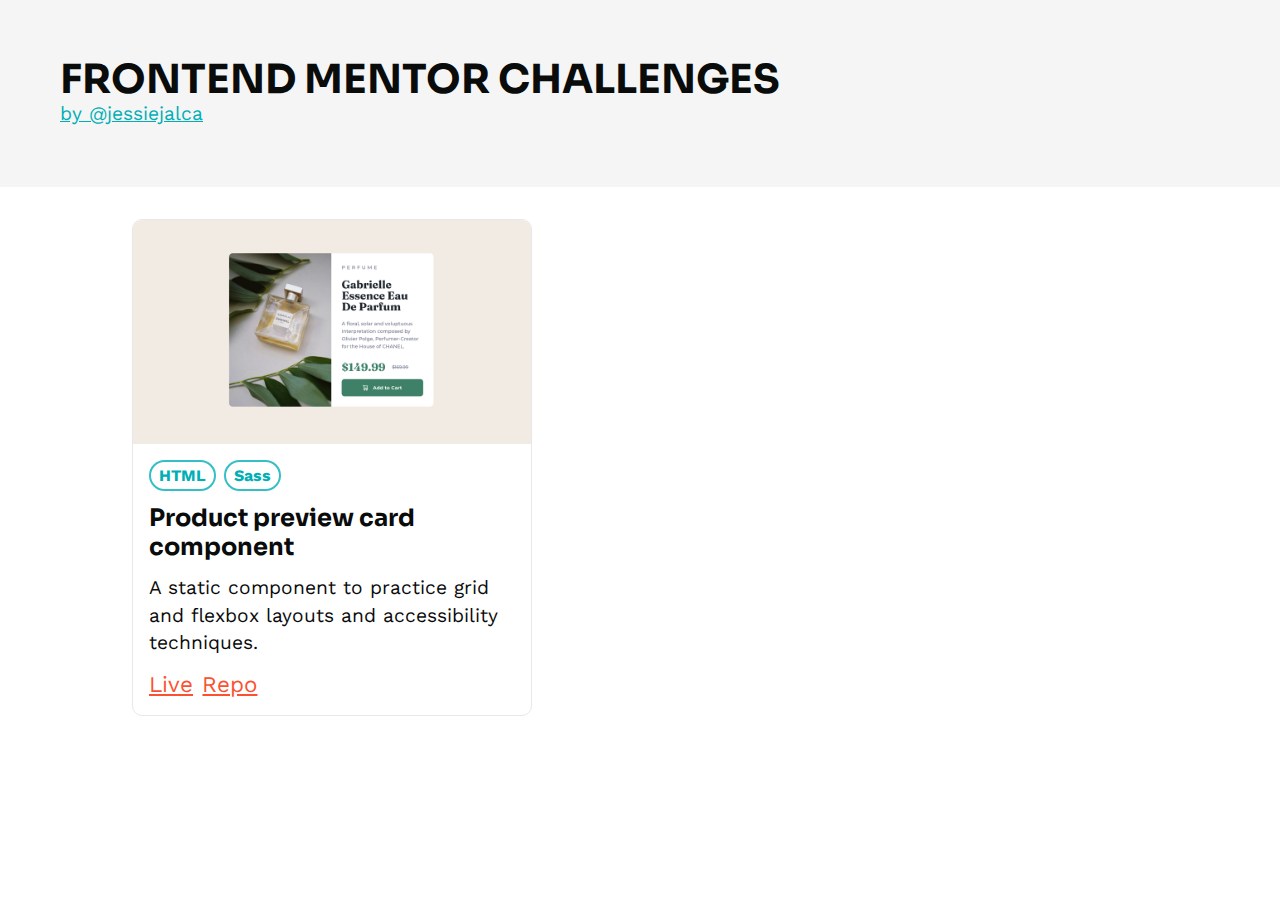
<file: index.html>
<!DOCTYPE html>
<html lang="en">
  <head>
    <!-- Display info -->
    <meta charset="UTF-8" />
    <meta http-equiv="X-UA-Compatible" content="IE=edge" />
    <meta name="viewport" content="width=device-width, initial-scale=1.0" />
    <!-- Load font families -->
    <link rel="preconnect" href="https://fonts.googleapis.com" />
    <link rel="preconnect" href="https://fonts.gstatic.com" crossorigin />
    <!-- Link stylesheets -->
    <link
      href="https://fonts.googleapis.com/css2?family=Sora:wght@800&family=Work+Sans:wght@400;700&display=swap"
      rel="stylesheet"
    />
    <link rel="stylesheet" href="styles/main.css" />
    <title>Frontend Mentor Challenges</title>
  </head>
  <body>
    <main>
      <header>
        <h1>Frontend Mentor Challenges</h1>
        <p class="subhead">
          <a href="https://github.com/jessiejalca" target="_blank"
            >by @jessiejalca</a
          >
        </p>
      </header>
      <div class="solutions-grid">
        <article class="solution-card">
          <div class="card-image">
            <a
              href="challenges/product-preview-card-component-main/index.html"
              target="_blank"
            >
              <img
                src="images/product-preview-card-component.jpg"
                alt="Product preview card component solution"
              />
            </a>
          </div>
          <div class="card-text">
            <ul class="tags">
              <li>HTML</li>
              <li>Sass</li>
            </ul>
            <h2>Product preview card component</h2>
            <p>
              A static component to practice grid and flexbox layouts and
              accessibility techniques.
            </p>
            <div class="links">
              <a
                class="live"
                href="challenges/product-preview-card-component-main/index.html"
                target="_blank"
                >Live</a
              >
              <a
                class="repo"
                href="https://github.com/jessiejalca/frontend-mentor-challenges/tree/main/challenges/product-preview-card-component-main"
                target="_blank"
                >Repo</a
              >
            </div>
          </div>
        </article>
      </div>
    </main>
  </body>
</html>
</file>
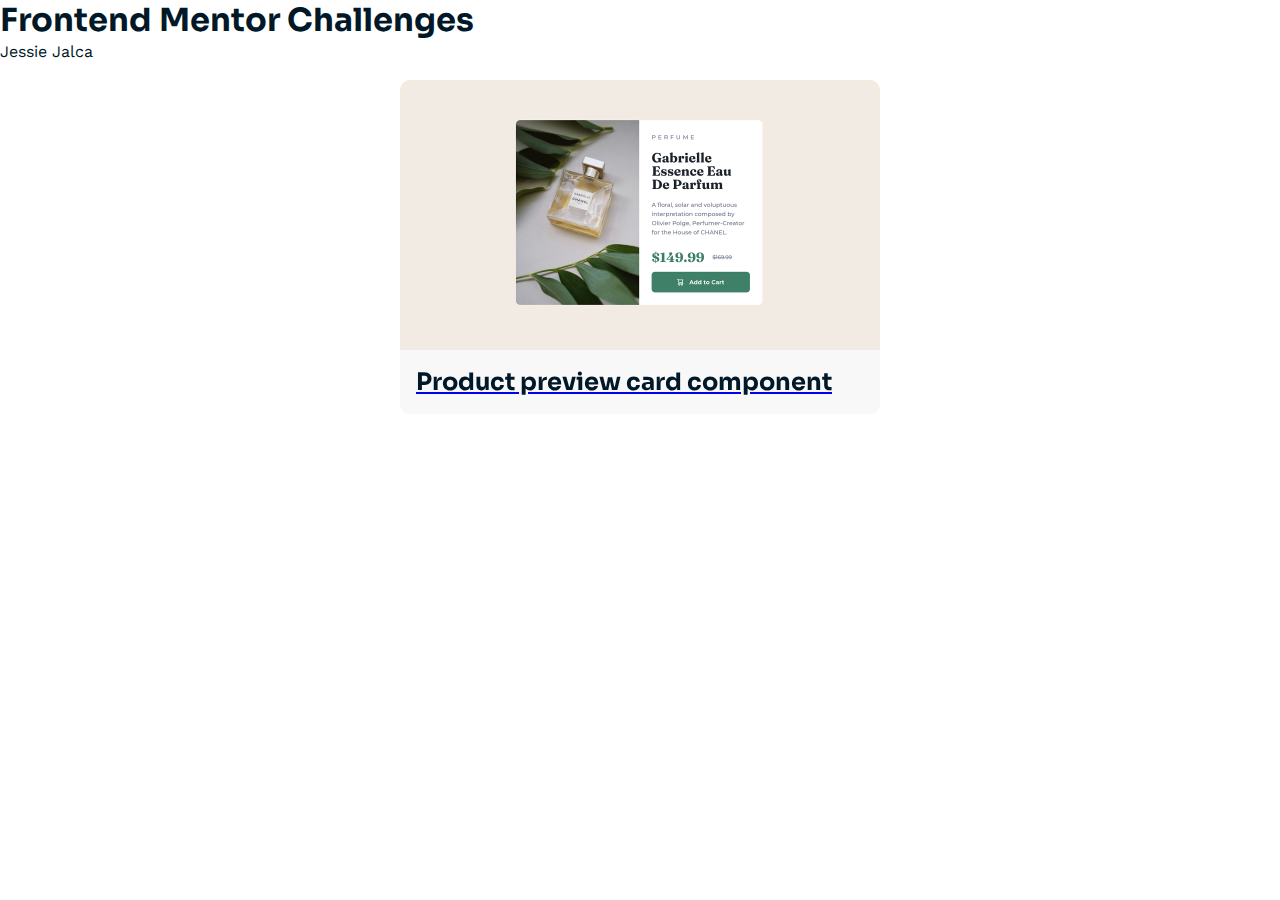
<file: hub/index.html>
<!DOCTYPE html>
<html lang="en">
  <head>
    <!-- Display info -->
    <meta charset="UTF-8" />
    <meta http-equiv="X-UA-Compatible" content="IE=edge" />
    <meta name="viewport" content="width=device-width, initial-scale=1.0" />
    <!-- Load font families -->
    <link rel="preconnect" href="https://fonts.googleapis.com" />
    <link rel="preconnect" href="https://fonts.gstatic.com" crossorigin />
    <!-- Link stylesheets -->
    <link
      href="https://fonts.googleapis.com/css2?family=Sora:wght@700&family=Work+Sans:wght@400;700&display=swap"
      rel="stylesheet"
    />
    <link rel="stylesheet" href="styles/main.css" />
    <title>Frontend Mentor Challenges</title>
  </head>
  <body>
    <header>
      <h1>Frontend Mentor Challenges</h1>
      <p class="subhead">Jessie Jalca</p>
    </header>
    <article class="solutions-grid">
      <a
        class="solution-card"
        href="../product-preview-card-component-main/index.html"
      >
        <img
          src="images/product-preview-card-component.jpg"
          alt="Product preview card component solution"
        />
        <section>
          <h2>Product preview card component</h2>
        </section>
      </a>
    </article>
  </body>
</html>
</file>
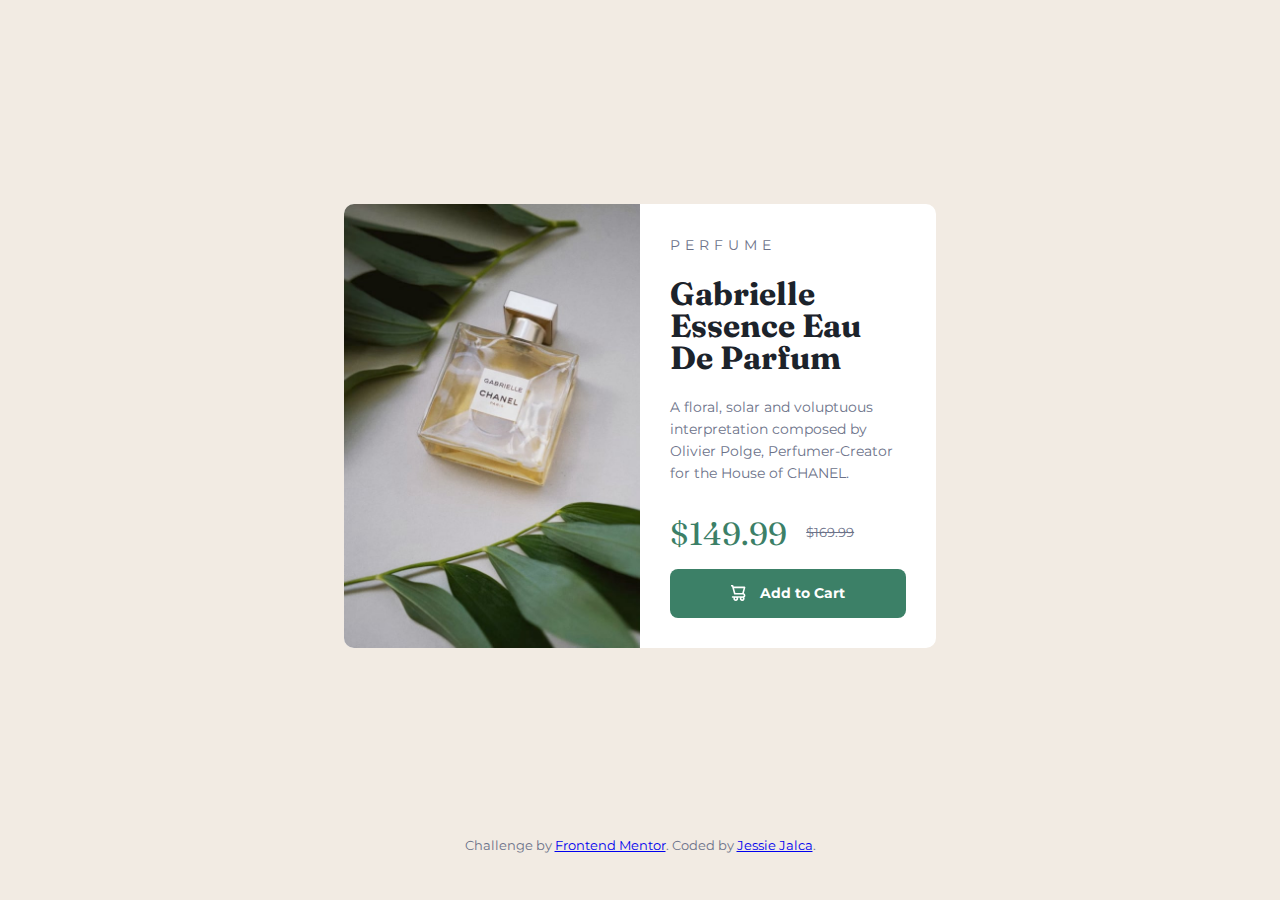
<file: product-preview-card-component-main/index.html>
<!DOCTYPE html>
<html lang="en">
  <head>
    <!-- displays site properly based on user's device -->
    <meta charset="UTF-8" />
    <meta name="viewport" content="width=device-width, initial-scale=1.0" />

    <link
      rel="icon"
      type="image/png"
      sizes="32x32"
      href="./images/favicon-32x32.png"
    />

    <!-- link Google Fonts API -->
    <link rel="preconnect" href="https://fonts.googleapis.com" />
    <link rel="preconnect" href="https://fonts.gstatic.com" crossorigin />
    <link
      href="https://fonts.googleapis.com/css2?family=Fraunces:opsz,wght@9..144,700&family=Montserrat:wght@500;700&display=swap"
      rel="stylesheet"
    />

    <!-- link stylesheet -->
    <link rel="stylesheet" href="styles/main.css" />

    <title>Frontend Mentor | Product preview card component</title>
  </head>
  <body>
    <article class="component">
      <picture>
        <source
          media="(min-width: 720px)"
          srcset="images/image-product-desktop.jpg"
        />
        <img
          src="images/image-product-mobile.jpg"
          alt="Gabrielle Essence Eau De Parfum on a white table with leaves around it"
        />
      </picture>
      <section>
        <p class="subhead">Perfume</p>
        <h2>Gabrielle Essence Eau De Parfum</h2>
        <p class="description">
          A floral, solar and voluptuous interpretation composed by Olivier
          Polge, Perfumer-Creator for the House of CHANEL.
        </p>
        <p class="price">$149.99 <s>$169.99</s></p>
        <button type="button">
          <img src="images/icon-cart.svg" alt="Cart icon" />Add to Cart
        </button>
      </section>
    </article>

    <div class="attribution">
      Challenge by
      <a href="https://www.frontendmentor.io?ref=challenge" target="_blank"
        >Frontend Mentor</a
      >. Coded by
      <a href="https://github.com/jessiejalca" target="_blank">Jessie Jalca</a>.
    </div>
  </body>
</html>
</file>
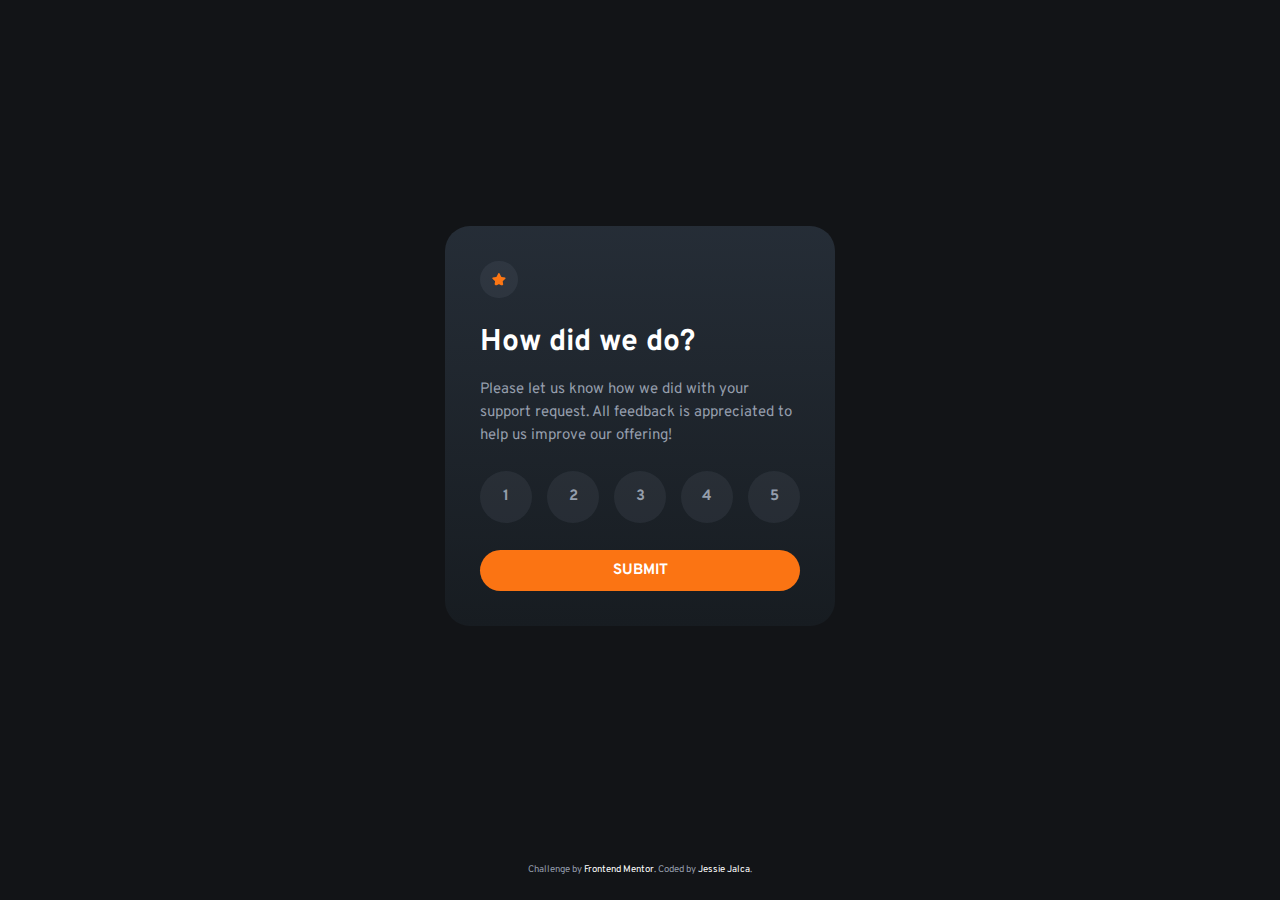
<file: challenges/interactive-rating-component-main/index.html>
<!DOCTYPE html>
<html lang="en">
  <head>
    <meta charset="UTF-8" />
    <meta name="viewport" content="width=device-width, initial-scale=1.0" />
    <link rel="preconnect" href="https://fonts.googleapis.com" />
    <link rel="preconnect" href="https://fonts.gstatic.com" crossorigin />
    <link
      href="https://fonts.googleapis.com/css2?family=Overpass:wght@400;700&display=swap"
      rel="stylesheet" />
    <link rel="stylesheet" href="./styles/main.css" />
    <link
      rel="icon"
      type="image/png"
      sizes="32x32"
      href="./images/favicon-32x32.png" />
    <title>Interactive rating component</title>
  </head>
  <body>
    <main id="rating-component">
      <img class="small-img" src="./images/icon-star.svg" alt="rating star" />
      <h1>How did we do?</h1>
      <p>
        Please let us know how we did with your support request. All feedback is
        appreciated to help us improve our offering!
      </p>
      <form id="rating-form" action="/rating" method="post">
        <fieldset>
          <legend>How did we do?</legend>
          <label><input type="radio" name="rating" value="1" />1</label>
          <label><input type="radio" name="rating" value="2" />2</label>
          <label><input type="radio" name="rating" value="3" />3</label>
          <label><input type="radio" name="rating" value="4" />4</label>
          <label><input type="radio" name="rating" value="5" />5</label>
        </fieldset>
        <button id="submit" type="submit">Submit</button>
      </form>
    </main>
    <footer>
      <div class="attribution">
        <p>
          Challenge by
          <a href="https://www.frontendmentor.io?ref=challenge" target="_blank"
            >Frontend Mentor</a
          >. Coded by <a href="https://github.com/jessiejalca">Jessie Jalca</a>.
        </p>
      </div>
    </footer>
    <script src="scripts/index.js"></script>
  </body>
</html>
</file>
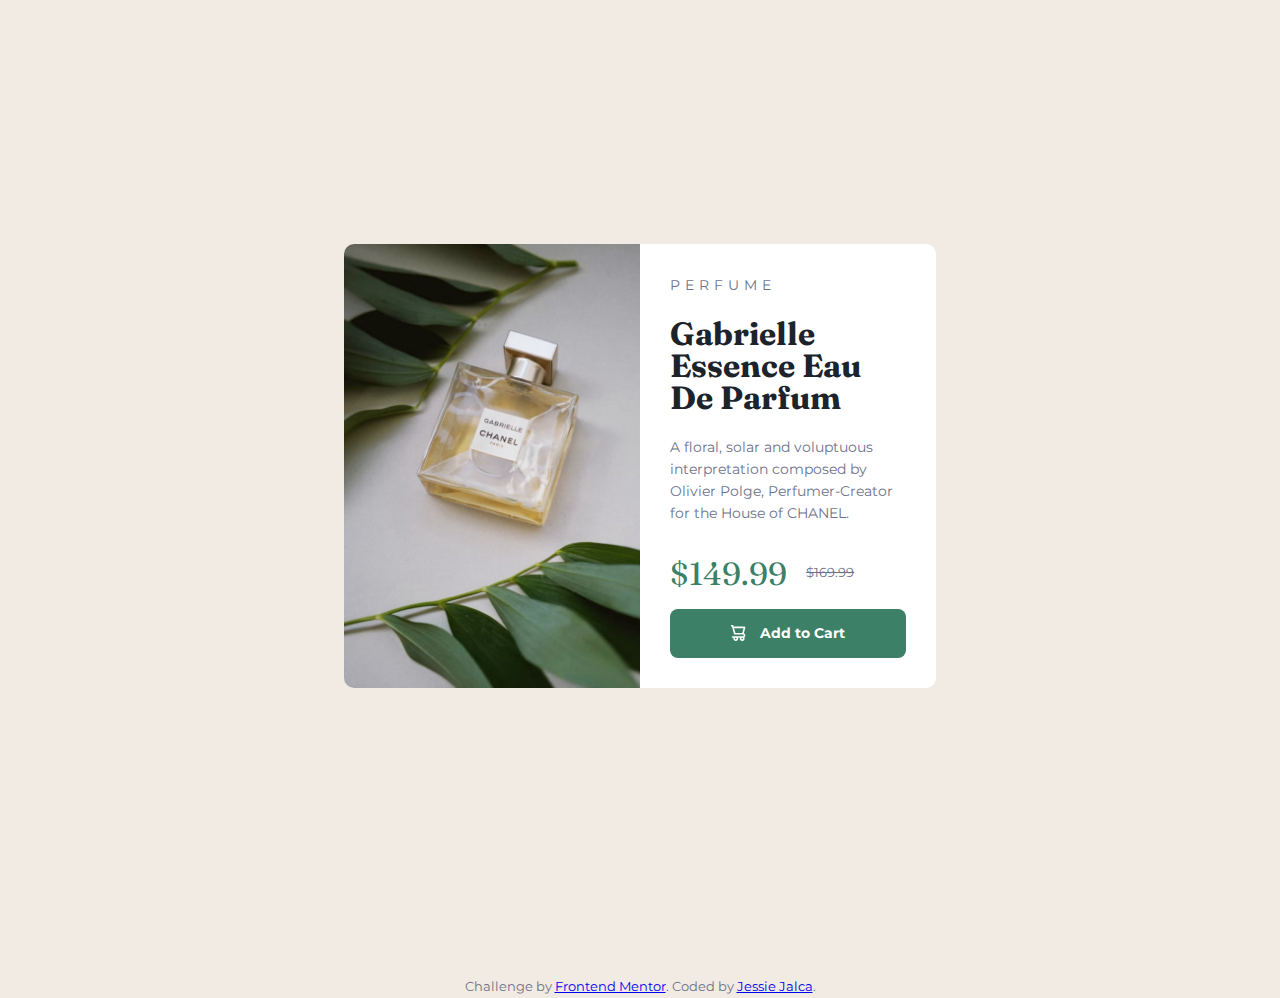
<file: challenges/product-preview-card-component-main/index.html>
<!DOCTYPE html>
<html lang="en">
  <head>
    <!-- displays site properly based on user's device -->
    <meta charset="UTF-8" />
    <meta name="viewport" content="width=device-width, initial-scale=1.0" />
    <link
      rel="icon"
      type="image/png"
      sizes="32x32"
      href="./images/favicon-32x32.png"
    />
    <!-- link Google Fonts API -->
    <link rel="preconnect" href="https://fonts.googleapis.com" />
    <link rel="preconnect" href="https://fonts.gstatic.com" crossorigin />
    <link
      href="https://fonts.googleapis.com/css2?family=Fraunces:opsz,wght@9..144,700&family=Montserrat:wght@500;700&display=swap"
      rel="stylesheet"
    />
    <!-- link stylesheet -->
    <link rel="stylesheet" href="styles/main.css" />
    <title>Frontend Mentor | Product preview card component</title>
  </head>
  <body>
    <main>
      <article class="component">
        <picture>
          <source
            media="(min-width: 720px)"
            srcset="images/image-product-desktop.jpg"
          />
          <img
            src="images/image-product-mobile.jpg"
            alt="Gabrielle Essence Eau De Parfum on a white table with leaves around it"
          />
        </picture>
        <div>
          <p class="subhead">Perfume</p>
          <h2>Gabrielle Essence Eau De Parfum</h2>
          <p class="description">
            A floral, solar and voluptuous interpretation composed by Olivier
            Polge, Perfumer-Creator for the House of CHANEL.
          </p>
          <p class="price">
            $149.99
            <del
              ><span class="sr-only">The previous price was</span>$169.99</del
            >
          </p>
          <button type="button">
            <img src="images/icon-cart.svg" alt="Cart icon" />Add to Cart
          </button>
        </div>
      </article>
    </main>
    <footer class="attribution">
      Challenge by
      <a href="https://www.frontendmentor.io?ref=challenge" target="_blank"
        >Frontend Mentor</a
      >. Coded by
      <a href="https://github.com/jessiejalca" target="_blank">Jessie Jalca</a>.
    </footer>
  </body>
</html>
</file>
<file: styles/main.css>
/*
  Josh's Custom CSS Reset
  https://www.joshwcomeau.com/css/custom-css-reset/
*/
*,
*::before,
*::after {
  box-sizing: border-box;
}

* {
  margin: 0;
  line-height: calc(1em + 0.5rem);
}

html,
body {
  height: 100%;
}

body {
  -webkit-font-smoothing: antialiased;
}

img,
picture,
video,
canvas,
svg {
  display: block;
  max-width: 100%;
}

input,
button,
textarea,
select {
  font: inherit;
}

p,
h1,
h2,
h3,
h4,
h5,
h6 {
  overflow-wrap: break-word;
}

#root,
#__next {
  isolation: isolate;
}

body {
  font-family: "Work Sans", Arial, Helvetica, sans-serif;
  font-size: 100%;
  color: #0a0b0b;
}

h1,
h2,
h3 {
  font-family: "Sora", Arial, Helvetica, sans-serif;
  font-weight: 700;
  color: #0a0b0b;
  line-height: 1.2em;
}

h1 {
  font-size: 2.5em;
  text-transform: uppercase;
  line-height: 1em;
}

p {
  font-size: 1.2em;
}

a {
  color: #00afb5;
}
a:hover {
  background-color: rgba(0, 175, 181, 0.1);
}

header {
  background-color: #f5f5f5;
  padding: 60px;
}
@media screen and (max-width: 600px) {
  header {
    padding: 35px;
  }
}

.solutions-grid {
  padding: 2em;
  display: grid;
  gap: 1em;
}
@media screen and (min-width: 830px) {
  .solutions-grid {
    grid-template-columns: repeat(2, 1fr);
  }
}
@media screen and (min-width: 1320px) {
  .solutions-grid {
    grid-template-columns: repeat(3, 1fr);
  }
}

.solution-card {
  margin: auto;
  max-width: 25rem;
  border: 1px solid #e8e8e8;
  border-radius: 10px;
  overflow: hidden;
}
.solution-card .card-text {
  padding: 1em;
  display: grid;
  gap: 0.8em;
}
.solution-card .card-text .tags {
  display: flex;
  list-style: none;
  padding: 0;
}
.solution-card .card-text .tags li {
  padding: 0.1em 0.5em;
  margin-right: 0.5em;
  border: 2px solid rgba(0, 175, 181, 0.8);
  border-radius: 5em;
  font-weight: 700;
  color: #00afb5;
}
.solution-card .card-text a {
  font-size: 1.4em;
  margin-right: 0.2em;
}
.solution-card .card-text a.live, .solution-card .card-text a.repo {
  color: #fc5130;
}
.solution-card .card-text a.live:hover, .solution-card .card-text a.repo:hover {
  background-color: rgba(252, 81, 48, 0.1);
}
.solution-card .card-image {
  overflow: hidden;
}
.solution-card .card-image img {
  transition: all 0.4s ease-in-out;
}
.solution-card .card-image img:hover {
  transform: scale(1.2);
}

/*# sourceMappingURL=main.css.map */
</file>
<file: hub/styles/main.css>
/*
  Josh's Custom CSS Reset
  https://www.joshwcomeau.com/css/custom-css-reset/
*/
*,
*::before,
*::after {
  box-sizing: border-box;
}

* {
  margin: 0;
  line-height: calc(1em + 0.5rem);
}

html,
body {
  height: 100%;
}

body {
  -webkit-font-smoothing: antialiased;
}

img,
picture,
video,
canvas,
svg {
  display: block;
  max-width: 100%;
}

input,
button,
textarea,
select {
  font: inherit;
}

p,
h1,
h2,
h3,
h4,
h5,
h6 {
  overflow-wrap: break-word;
}

#root,
#__next {
  isolation: isolate;
}

body {
  font-family: "Work Sans", Arial, Helvetica, sans-serif;
  font-size: 100%;
  color: #011828;
}

h1,
h2,
h3 {
  font-family: "Sora", Arial, Helvetica, sans-serif;
  font-weight: 700;
  color: #011828;
}

.solutions-grid {
  display: grid;
  padding: 1em;
}

.solution-card {
  margin: auto;
  max-width: 30rem;
  background-color: rgba(245, 245, 245, 0.75);
  backdrop-filter: blur(5px);
  border-radius: 10px;
  overflow: hidden;
}
.solution-card section {
  padding: 1em;
}

/*# sourceMappingURL=main.css.map */
</file>
<file: product-preview-card-component-main/styles/main.css>
/*
  Josh's Custom CSS Reset
  https://www.joshwcomeau.com/css/custom-css-reset/
*/
*,
*::before,
*::after {
  box-sizing: border-box;
}

* {
  margin: 0;
  line-height: calc(1em + 0.5rem);
}

html,
body {
  height: 100%;
}

body {
  -webkit-font-smoothing: antialiased;
}

img,
picture,
video,
canvas,
svg {
  display: block;
  max-width: 100%;
}

input,
button,
textarea,
select {
  font: inherit;
}

p,
h1,
h2,
h3,
h4,
h5,
h6 {
  overflow-wrap: break-word;
}

#root,
#__next {
  isolation: isolate;
}

/* Variables */
:root {
  --dark-cyan: hsl(158, 36%, 37%);
  --cream: hsl(30, 38%, 92%);
  --very-dark-blue: hsl(212, 21%, 14%);
  --dark-grayish-blue: hsl(228, 12%, 48%);
  --white: hsl(0, 0%, 100%);
  --normal: "Montserrat", sans-serif;
  --special: "Fraunces", serif;
  --body-copy: 0.875rem;
}

body {
  font-size: 100%;
  font-family: var(--normal);
  color: var(--dark-grayish-blue);
  background-color: var(--cream);
  padding: 1em;
  display: grid;
  grid-template-rows: auto 3em;
}

.component {
  margin: auto;
  max-width: 21.5rem;
  border-radius: 10px;
  background-color: var(--white);
  overflow: hidden;
}
.component section {
  display: grid;
  gap: 1em;
  padding: 25px;
}
.component button {
  width: 100%;
  padding: 1em;
  background-color: var(--dark-cyan);
  border: none;
  border-radius: 8px;
  display: flex;
  justify-content: center;
  align-items: center;
}
.component button:hover {
  background-color: var(--very-dark-blue);
  cursor: pointer;
}
.component button img {
  margin-right: 1em;
}
@media screen and (min-width: 720px) {
  .component {
    display: grid;
    grid-template-columns: 1fr 1fr;
    max-width: 37rem;
  }
  .component section {
    gap: 0.5em;
    padding: 30px;
  }
  .component button {
    padding: 0.4em;
  }
}

h2 {
  font-family: var(--special);
  font-size: 2em;
  color: var(--very-dark-blue);
  line-height: 1em;
}

p {
  font-size: var(--body-copy);
}

.subhead {
  text-transform: uppercase;
  letter-spacing: 5px;
}

.price {
  font-family: var(--special);
  font-size: 2em;
  color: var(--dark-cyan);
  display: flex;
  align-items: center;
}
.price s {
  margin-left: 1.5em;
  font-family: var(--normal);
  font-size: 0.4em;
  color: var(--dark-grayish-blue);
}

button {
  font-weight: 700;
  font-size: var(--body-copy);
  color: var(--white);
}

.attribution {
  font-size: 0.8em;
  text-align: center;
}

/*# sourceMappingURL=main.css.map */
</file>
<file: challenges/interactive-rating-component-main/styles/main.css>
/*
  Josh's Custom CSS Reset
  https://www.joshwcomeau.com/css/custom-css-reset/
*/
*,
*::before,
*::after {
  box-sizing: border-box;
}

* {
  margin: 0;
  line-height: calc(1em + 0.5rem);
}

html,
body {
  height: 100%;
}

body {
  -webkit-font-smoothing: antialiased;
}

img,
picture,
video,
canvas,
svg {
  display: block;
  max-width: 100%;
}

input,
button,
textarea,
select {
  font: inherit;
}

p,
h1,
h2,
h3,
h4,
h5,
h6 {
  overflow-wrap: break-word;
}

#root,
#__next {
  isolation: isolate;
}

body {
  font-size: 100%;
  font-family: "Overpass", Helvetica, sans-serif;
  color: hsl(217deg, 12%, 63%);
  background-color: hsl(216deg, 12%, 8%);
  display: grid;
  grid-template-rows: 1fr 3em;
}

#rating-component {
  font-size: 0.9375rem;
  background-image: linear-gradient(hsl(213deg, 19%, 18%), #171c21);
  max-width: 23em;
  border-radius: 25px;
  padding: 35px;
  margin: auto;
  display: grid;
  gap: 1rem;
}
@media screen and (min-width: 720px) {
  #rating-component {
    max-width: 26em;
  }
}
#rating-component .small-img {
  background-color: rgba(149, 158, 172, 0.1);
  box-sizing: content-box;
  width: 14px;
  border-radius: 100em;
  margin-bottom: 0.6rem;
  padding: 12px;
}
#rating-component h1 {
  color: hsl(0deg, 0%, 100%);
}
#rating-component fieldset {
  border: none;
  padding: 0.5rem 0;
  display: grid;
  grid-template-columns: repeat(5, 1fr);
  gap: 15px;
}
#rating-component fieldset legend {
  clip: rect(0 0 0 0);
  clip-path: inset(50%);
  width: 1px;
  height: 1px;
  overflow: hidden;
  position: absolute;
  white-space: nowrap;
}
#rating-component fieldset label {
  font-weight: 700;
  background-color: rgba(149, 158, 172, 0.1);
  display: flex;
  justify-content: center;
  align-items: center;
  border-radius: 100em;
  aspect-ratio: 1;
}
#rating-component fieldset label:hover {
  background-color: hsl(217deg, 12%, 63%);
  color: hsl(0deg, 0%, 100%);
  cursor: pointer;
}
#rating-component fieldset label:has(> input[type=radio]:checked) {
  background-color: hsl(25deg, 97%, 53%);
  color: hsl(0deg, 0%, 100%);
}
#rating-component fieldset input[type=radio] {
  display: none;
}
#rating-component button {
  font-weight: 700;
  text-transform: uppercase;
  color: hsl(0deg, 0%, 100%);
  background-color: hsl(25deg, 97%, 53%);
  border: none;
  border-radius: 100em;
  padding: 0.6em;
  width: 100%;
  margin-top: 1.2rem;
}
#rating-component button:hover {
  color: hsl(25deg, 97%, 53%);
  background-color: hsl(0deg, 0%, 100%);
  cursor: pointer;
}

#rating-component.result {
  text-align: center;
}
#rating-component.result p.result {
  color: hsl(25deg, 97%, 53%);
  background-color: rgba(149, 158, 172, 0.1);
  border-radius: 100em;
  margin: 0.6em auto;
  padding: 0.4em 1em;
}
#rating-component.result img {
  justify-self: center;
}

.attribution {
  font-size: 0.6em;
  text-align: center;
  padding: 1em;
}
.attribution a {
  color: hsl(0deg, 0%, 100%);
  text-decoration: none;
}
.attribution a:hover {
  background-color: rgba(149, 158, 172, 0.1);
}

/*# sourceMappingURL=main.css.map */
</file>
<file: challenges/product-preview-card-component-main/styles/main.css>
/*
  Josh's Custom CSS Reset
  https://www.joshwcomeau.com/css/custom-css-reset/
*/
*,
*::before,
*::after {
  box-sizing: border-box;
}

* {
  margin: 0;
  line-height: calc(1em + 0.5rem);
}

html,
body {
  height: 100%;
}

body {
  -webkit-font-smoothing: antialiased;
}

img,
picture,
video,
canvas,
svg {
  display: block;
  max-width: 100%;
}

input,
button,
textarea,
select {
  font: inherit;
}

p,
h1,
h2,
h3,
h4,
h5,
h6 {
  overflow-wrap: break-word;
}

#root,
#__next {
  isolation: isolate;
}

/* Variables */
:root {
  --dark-cyan: hsl(158, 36%, 37%);
  --cream: hsl(30, 38%, 92%);
  --very-dark-blue: hsl(212, 21%, 14%);
  --dark-grayish-blue: hsl(228, 12%, 48%);
  --white: hsl(0, 0%, 100%);
  --normal: "Montserrat", sans-serif;
  --special: "Fraunces", serif;
  --body-copy: 0.875rem;
}

body {
  font-size: 100%;
  font-family: var(--normal);
  color: var(--dark-grayish-blue);
  background-color: var(--cream);
}

main {
  padding: 1em;
  display: grid;
  grid-template-rows: 100vh 5vh;
}

.sr-only {
  clip: rect(0 0 0 0);
  -webkit-clip-path: inset(50%);
          clip-path: inset(50%);
  width: 1px;
  height: 1px;
  overflow: hidden;
  position: absolute;
  white-space: nowrap;
}

.component {
  margin: auto;
  max-width: 21.5rem;
  border-radius: 10px;
  background-color: var(--white);
  overflow: hidden;
}
.component div {
  display: grid;
  gap: 1em;
  padding: 25px;
}
.component button {
  width: 100%;
  padding: 1em;
  background-color: var(--dark-cyan);
  border: none;
  border-radius: 8px;
  display: flex;
  justify-content: center;
  align-items: center;
}
.component button:hover {
  background-color: var(--very-dark-blue);
  cursor: pointer;
}
.component button img {
  margin-right: 1em;
}
@media screen and (min-width: 720px) {
  .component {
    display: grid;
    grid-template-columns: 1fr 1fr;
    max-width: 37rem;
  }
  .component div {
    gap: 0.5em;
    padding: 30px;
  }
  .component button {
    padding: 0.4em;
  }
}

h2 {
  font-family: var(--special);
  font-size: 2em;
  color: var(--very-dark-blue);
  line-height: 1em;
}

p {
  font-size: var(--body-copy);
}

.subhead {
  text-transform: uppercase;
  letter-spacing: 5px;
}

.price {
  font-family: var(--special);
  font-size: 2em;
  color: var(--dark-cyan);
  display: flex;
  align-items: center;
}
.price del {
  margin-left: 1.5em;
  font-family: var(--normal);
  font-size: 0.4em;
  color: var(--dark-grayish-blue);
}

button {
  font-weight: 700;
  font-size: var(--body-copy);
  color: var(--white);
}

.attribution {
  font-size: 0.8em;
  text-align: center;
}/*# sourceMappingURL=main.css.map */
</file>
